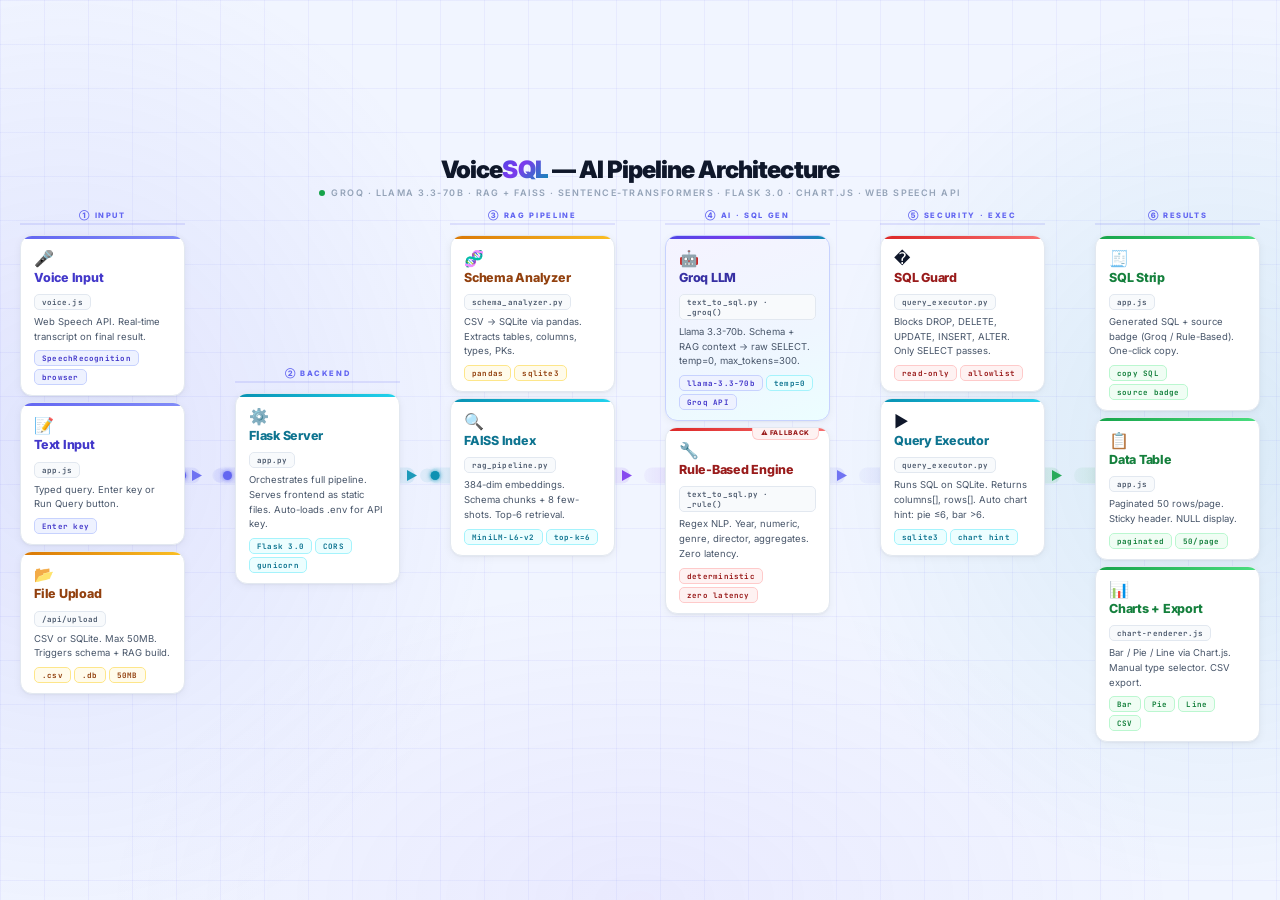
<file: voicesql_architecture.html>
<!DOCTYPE html>
<html lang="en">
<head>
<meta charset="UTF-8"/>
<meta name="viewport" content="width=device-width, initial-scale=1.0"/>
<title>VoiceSQL — Architecture</title>
<link href="https://fonts.googleapis.com/css2?family=Inter:wght@400;500;600;700;800;900&family=JetBrains+Mono:wght@400;500;600&display=swap" rel="stylesheet"/>
<style>
*,*::before,*::after{box-sizing:border-box;margin:0;padding:0}
html,body{width:100%;height:100%;overflow:hidden;background:#f1f5ff;font-family:'Inter',sans-serif;color:#0f172a}

/* ── BACKGROUND ── */
.bg{position:fixed;inset:0;pointer-events:none;
  background:
    radial-gradient(ellipse 50% 80% at 5% 50%,rgba(99,102,241,0.12),transparent 70%),
    radial-gradient(ellipse 45% 70% at 95% 50%,rgba(8,145,178,0.1),transparent 70%),
    radial-gradient(ellipse 60% 50% at 50% 100%,rgba(139,92,246,0.07),transparent 70%)}
.grid{position:fixed;inset:0;pointer-events:none;
  background-image:
    linear-gradient(rgba(99,102,241,0.07) 1px,transparent 1px),
    linear-gradient(90deg,rgba(99,102,241,0.07) 1px,transparent 1px);
  background-size:44px 44px}

/* ── PAGE ── */
.page{position:relative;z-index:1;width:100vw;height:100vh;display:flex;flex-direction:column;align-items:center;justify-content:center;padding:12px 18px;gap:10px}

/* ── HEADER ── */
.hdr{text-align:center;flex-shrink:0}
.hdr h1{font-size:24px;font-weight:900;letter-spacing:-0.04em;margin-bottom:5px;color:#0f172a;line-height:1}
.hdr h1 em{font-style:normal;background:linear-gradient(135deg,#4f46e5 0%,#7c3aed 40%,#0891b2 100%);-webkit-background-clip:text;background-clip:text;-webkit-text-fill-color:transparent}
.hdr p{font-size:9px;color:#94a3b8;letter-spacing:0.16em;text-transform:uppercase;font-weight:600}
.dot{display:inline-block;width:6px;height:6px;border-radius:50%;background:#16a34a;margin-right:6px;vertical-align:middle;animation:blink 2s ease-in-out infinite}

/* ── PIPELINE ── */
.pipeline{display:flex;align-items:stretch;gap:0;width:100%;max-width:1400px;flex-shrink:0}

/* ── STAGE ── */
.stage{display:flex;flex-direction:column;gap:6px;align-items:stretch;flex:1;min-width:0;padding:0 2px}
.stage-lbl{
  font-size:7.5px;font-weight:800;letter-spacing:0.22em;text-transform:uppercase;
  text-align:center;margin-bottom:4px;padding:3px 0;
  color:#6366f1;border-bottom:2px solid rgba(99,102,241,0.15);
}

/* ── CARD ── */
.card{
  background:#ffffff;
  border:1px solid #e2e8f0;
  border-radius:12px;
  padding:11px 13px 10px;
  position:relative;
  box-shadow:0 1px 2px rgba(0,0,0,0.04),0 2px 8px rgba(0,0,0,0.05);
  transition:transform 0.25s cubic-bezier(0.34,1.56,0.64,1),box-shadow 0.25s ease;
  cursor:default;
  overflow:hidden;
}
/* colored top bar */
.card::before{content:'';position:absolute;top:0;left:0;right:0;height:3px;border-radius:12px 12px 0 0}
.c-ind::before{background:linear-gradient(90deg,#6366f1,#818cf8)}
.c-cyn::before{background:linear-gradient(90deg,#0891b2,#22d3ee)}
.c-grn::before{background:linear-gradient(90deg,#16a34a,#4ade80)}
.c-amb::before{background:linear-gradient(90deg,#d97706,#fbbf24)}
.c-red::before{background:linear-gradient(90deg,#dc2626,#f87171)}
.c-llm::before{background:linear-gradient(90deg,#4f46e5,#7c3aed,#0891b2)}

.card:hover{transform:translateY(-4px);box-shadow:0 12px 32px rgba(0,0,0,0.12)}
.c-ind:hover{box-shadow:0 12px 32px rgba(99,102,241,0.2)}
.c-cyn:hover{box-shadow:0 12px 32px rgba(8,145,178,0.2)}
.c-grn:hover{box-shadow:0 12px 32px rgba(22,163,74,0.2)}
.c-amb:hover{box-shadow:0 12px 32px rgba(217,119,6,0.2)}
.c-red:hover{box-shadow:0 12px 32px rgba(220,38,38,0.2)}

.c-llm{
  background:linear-gradient(160deg,#f5f3ff 0%,#eff6ff 60%,#ecfeff 100%);
  border-color:#c7d2fe;
  animation:llmpulse 3s ease-in-out infinite;
}

/* ── CARD CONTENT ── */
.ci{font-size:16px;display:block;margin-bottom:5px;line-height:1;margin-top:3px}
.cn{font-size:12.5px;font-weight:800;line-height:1.15;margin-bottom:4px;letter-spacing:-0.02em}
.cf{
  font-size:7.5px;font-family:'JetBrains Mono',monospace;font-weight:600;
  display:inline-flex;align-items:center;gap:3px;
  padding:2px 7px;border-radius:5px;margin-bottom:5px;
  background:#f8fafc;color:#475569;border:1px solid #e2e8f0;
  letter-spacing:0.01em;
}
.cd{font-size:9.5px;color:#475569;line-height:1.55;font-weight:400}

/* ── CHIPS ── */
.chips{display:flex;flex-wrap:wrap;gap:3px;margin-top:6px}
.chip{
  font-size:7.5px;padding:2px 7px;border-radius:5px;
  font-weight:700;font-family:'JetBrains Mono',monospace;
  letter-spacing:0.03em;border:1px solid transparent;
}

/* ── COLORS ── */
.t-ind{color:#4338ca}.t-cyn{color:#0e7490}.t-grn{color:#15803d}
.t-amb{color:#92400e}.t-red{color:#991b1b}.t-llm{color:#3730a3}

.ch-ind{background:#eef2ff;color:#4338ca;border-color:#c7d2fe}
.ch-cyn{background:#ecfeff;color:#0e7490;border-color:#a5f3fc}
.ch-grn{background:#f0fdf4;color:#15803d;border-color:#bbf7d0}
.ch-amb{background:#fffbeb;color:#92400e;border-color:#fde68a}
.ch-red{background:#fef2f2;color:#991b1b;border-color:#fecaca}

/* ── BADGE ── */
.badge{
  position:absolute;top:-1px;right:10px;
  font-size:6.5px;font-weight:800;letter-spacing:0.1em;text-transform:uppercase;
  padding:2px 8px;border-radius:0 0 6px 6px;
  background:#fef2f2;color:#991b1b;border:1px solid #fecaca;border-top:none;
}

/* ── ARROW ── */
.arr{flex-shrink:0;width:46px;display:flex;align-items:center;justify-content:center;padding:0 2px}
.arr svg{overflow:visible;display:block}

/* ── ANIMATIONS ── */
@keyframes blink{0%,100%{opacity:1;box-shadow:0 0 8px rgba(22,163,74,0.8)}50%{opacity:0.3;box-shadow:none}}
@keyframes llmpulse{
  0%,100%{box-shadow:0 2px 16px rgba(99,102,241,0.15),0 0 0 0 rgba(99,102,241,0)}
  50%{box-shadow:0 8px 32px rgba(99,102,241,0.25),0 0 0 5px rgba(99,102,241,0.06)}
}
@keyframes cardIn{
  from{opacity:0;transform:translateY(18px) scale(0.96)}
  to{opacity:1;transform:translateY(0) scale(1)}
}
@keyframes stageIn{from{opacity:0;transform:translateX(-8px)}to{opacity:1;transform:translateX(0)}}

.stage{animation:stageIn 0.5s cubic-bezier(0.34,1.56,0.64,1) both}
.stage:nth-child(1){animation-delay:.06s}
.stage:nth-child(3){animation-delay:.12s}
.stage:nth-child(5){animation-delay:.18s}
.stage:nth-child(7){animation-delay:.24s}
.stage:nth-child(9){animation-delay:.30s}
.stage:nth-child(11){animation-delay:.36s}

.card{animation:cardIn 0.5s cubic-bezier(0.34,1.56,0.64,1) both}
.stage .card:nth-child(2){animation-delay:.1s}
.stage .card:nth-child(3){animation-delay:.18s}
.stage .card:nth-child(4){animation-delay:.26s}
</style>
</head>
<body>
<div class="bg"></div>
<div class="grid"></div>
<div class="page">

  <div class="hdr">
    <h1>Voice<em>SQL</em> — AI Pipeline Architecture</h1>
    <p><span class="dot"></span>Groq · Llama 3.3-70b · RAG + FAISS · sentence-transformers · Flask 3.0 · Chart.js · Web Speech API</p>
  </div>

  <div class="pipeline">

    <!-- ① INPUT -->
    <div class="stage">
      <div class="stage-lbl">① Input</div>
      <div class="card c-ind">
        <span class="ci">🎤</span>
        <div class="cn t-ind">Voice Input</div>
        <div class="cf">voice.js</div>
        <div class="cd">Web Speech API. Real-time transcript on final result.</div>
        <div class="chips"><span class="chip ch-ind">SpeechRecognition</span><span class="chip ch-ind">browser</span></div>
      </div>
      <div class="card c-ind">
        <span class="ci">📝</span>
        <div class="cn t-ind">Text Input</div>
        <div class="cf">app.js</div>
        <div class="cd">Typed query. Enter key or Run Query button.</div>
        <div class="chips"><span class="chip ch-ind">Enter key</span></div>
      </div>
      <div class="card c-amb">
        <span class="ci">📂</span>
        <div class="cn t-amb">File Upload</div>
        <div class="cf">/api/upload</div>
        <div class="cd">CSV or SQLite. Max 50MB. Triggers schema + RAG build.</div>
        <div class="chips"><span class="chip ch-amb">.csv</span><span class="chip ch-amb">.db</span><span class="chip ch-amb">50MB</span></div>
      </div>
    </div>

    <div class="arr" id="a1"></div>

    <!-- ② FLASK -->
    <div class="stage" style="justify-content:center">
      <div class="stage-lbl">② Backend</div>
      <div class="card c-cyn">
        <span class="ci">⚙️</span>
        <div class="cn t-cyn">Flask Server</div>
        <div class="cf">app.py</div>
        <div class="cd">Orchestrates full pipeline. Serves frontend as static files. Auto-loads .env for API key.</div>
        <div class="chips"><span class="chip ch-cyn">Flask 3.0</span><span class="chip ch-cyn">CORS</span><span class="chip ch-cyn">gunicorn</span></div>
      </div>
    </div>

    <div class="arr" id="a2"></div>

    <!-- ③ RAG -->
    <div class="stage">
      <div class="stage-lbl">③ RAG Pipeline</div>
      <div class="card c-amb">
        <span class="ci">🧬</span>
        <div class="cn t-amb">Schema Analyzer</div>
        <div class="cf">schema_analyzer.py</div>
        <div class="cd">CSV → SQLite via pandas. Extracts tables, columns, types, PKs.</div>
        <div class="chips"><span class="chip ch-amb">pandas</span><span class="chip ch-amb">sqlite3</span></div>
      </div>
      <div class="card c-cyn">
        <span class="ci">🔍</span>
        <div class="cn t-cyn">FAISS Index</div>
        <div class="cf">rag_pipeline.py</div>
        <div class="cd">384-dim embeddings. Schema chunks + 8 few-shots. Top-6 retrieval.</div>
        <div class="chips"><span class="chip ch-cyn">MiniLM-L6-v2</span><span class="chip ch-cyn">top-k=6</span></div>
      </div>
    </div>

    <div class="arr" id="a3"></div>

    <!-- ④ LLM -->
    <div class="stage">
      <div class="stage-lbl">④ AI · SQL Gen</div>
      <div class="card c-llm">
        <span class="ci">🤖</span>
        <div class="cn t-llm">Groq LLM</div>
        <div class="cf">text_to_sql.py · _groq()</div>
        <div class="cd">Llama 3.3-70b. Schema + RAG context → raw SELECT. temp=0, max_tokens=300.</div>
        <div class="chips"><span class="chip ch-ind">llama-3.3-70b</span><span class="chip ch-cyn">temp=0</span><span class="chip ch-ind">Groq API</span></div>
      </div>
      <div class="card c-red">
        <div class="badge">⚠ Fallback</div>
        <span class="ci">🔧</span>
        <div class="cn t-red">Rule-Based Engine</div>
        <div class="cf">text_to_sql.py · _rule()</div>
        <div class="cd">Regex NLP. Year, numeric, genre, director, aggregates. Zero latency.</div>
        <div class="chips"><span class="chip ch-red">deterministic</span><span class="chip ch-red">zero latency</span></div>
      </div>
    </div>

    <div class="arr" id="a4"></div>

    <!-- ⑤ SECURITY + EXEC -->
    <div class="stage">
      <div class="stage-lbl">⑤ Security · Exec</div>
      <div class="card c-red">
        <span class="ci">�</span>
        <div class="cn t-red">SQL Guard</div>
        <div class="cf">query_executor.py</div>
        <div class="cd">Blocks DROP, DELETE, UPDATE, INSERT, ALTER. Only SELECT passes.</div>
        <div class="chips"><span class="chip ch-red">read-only</span><span class="chip ch-red">allowlist</span></div>
      </div>
      <div class="card c-cyn">
        <span class="ci">▶</span>
        <div class="cn t-cyn">Query Executor</div>
        <div class="cf">query_executor.py</div>
        <div class="cd">Runs SQL on SQLite. Returns columns[], rows[]. Auto chart hint: pie ≤6, bar >6.</div>
        <div class="chips"><span class="chip ch-cyn">sqlite3</span><span class="chip ch-cyn">chart hint</span></div>
      </div>
    </div>

    <div class="arr" id="a5"></div>

    <!-- ⑥ RESULTS -->
    <div class="stage">
      <div class="stage-lbl">⑥ Results</div>
      <div class="card c-grn">
        <span class="ci">🧾</span>
        <div class="cn t-grn">SQL Strip</div>
        <div class="cf">app.js</div>
        <div class="cd">Generated SQL + source badge (Groq / Rule-Based). One-click copy.</div>
        <div class="chips"><span class="chip ch-grn">copy SQL</span><span class="chip ch-grn">source badge</span></div>
      </div>
      <div class="card c-grn">
        <span class="ci">📋</span>
        <div class="cn t-grn">Data Table</div>
        <div class="cf">app.js</div>
        <div class="cd">Paginated 50 rows/page. Sticky header. NULL display.</div>
        <div class="chips"><span class="chip ch-grn">paginated</span><span class="chip ch-grn">50/page</span></div>
      </div>
      <div class="card c-grn">
        <span class="ci">📊</span>
        <div class="cn t-grn">Charts + Export</div>
        <div class="cf">chart-renderer.js</div>
        <div class="cd">Bar / Pie / Line via Chart.js. Manual type selector. CSV export.</div>
        <div class="chips"><span class="chip ch-grn">Bar</span><span class="chip ch-grn">Pie</span><span class="chip ch-grn">Line</span><span class="chip ch-grn">CSV</span></div>
      </div>
    </div>

  </div>
</div>

<script>
(function(){
  var CFG=[
    {id:'a1',color:'#6366f1',delay:100},
    {id:'a2',color:'#0891b2',delay:220},
    {id:'a3',color:'#7c3aed',delay:340},
    {id:'a4',color:'#6366f1',delay:460},
    {id:'a5',color:'#16a34a',delay:580},
  ];

  function h2r(h){return parseInt(h.slice(1,3),16)+','+parseInt(h.slice(3,5),16)+','+parseInt(h.slice(5,7),16)}

  function build(cfg){
    var el=document.getElementById(cfg.id);
    if(!el)return;
    var W=el.offsetWidth||46,H=el.offsetHeight||200;
    var cy=H/2,x1=4,x2=W-10,rgb=h2r(cfg.color);

    var svg=document.createElementNS('http://www.w3.org/2000/svg','svg');
    svg.setAttribute('width',W);svg.setAttribute('height',H);
    svg.style.cssText='overflow:visible;display:block';

    var fid='f'+cfg.id,gid='g'+cfg.id,g2='g2'+cfg.id;
    var defs=document.createElementNS('http://www.w3.org/2000/svg','defs');
    defs.innerHTML=
      '<filter id="'+fid+'" x="-60%" y="-60%" width="220%" height="220%">'+
        '<feGaussianBlur stdDeviation="2.5" result="b"/>'+
        '<feMerge><feMergeNode in="b"/><feMergeNode in="SourceGraphic"/></feMerge>'+
      '</filter>'+
      '<linearGradient id="'+gid+'" x1="0%" y1="0%" x2="100%" y2="0%">'+
        '<stop offset="0%" stop-color="rgba('+rgb+',0.15)"/>'+
        '<stop offset="50%" stop-color="rgba('+rgb+',0.55)"/>'+
        '<stop offset="100%" stop-color="rgba('+rgb+',0.85)"/>'+
      '</linearGradient>'+
      '<linearGradient id="'+g2+'" x1="0%" y1="0%" x2="100%" y2="0%">'+
        '<stop offset="0%" stop-color="rgba('+rgb+',0.04)"/>'+
        '<stop offset="100%" stop-color="rgba('+rgb+',0.12)"/>'+
      '</linearGradient>';
    svg.appendChild(defs);

    // subtle background band
    var band=document.createElementNS('http://www.w3.org/2000/svg','rect');
    band.setAttribute('x',x1);band.setAttribute('y',cy-8);
    band.setAttribute('width',x2-x1);band.setAttribute('height',16);
    band.setAttribute('rx','8');band.setAttribute('fill','url(#'+g2+')');
    svg.appendChild(band);

    // main track line
    var track=document.createElementNS('http://www.w3.org/2000/svg','line');
    track.setAttribute('x1',x1);track.setAttribute('y1',cy);
    track.setAttribute('x2',x2);track.setAttribute('y2',cy);
    track.setAttribute('stroke','url(#'+gid+')');
    track.setAttribute('stroke-width','2.5');
    track.setAttribute('stroke-linecap','round');
    svg.appendChild(track);

    // arrowhead
    var tip=x2+2;
    var head=document.createElementNS('http://www.w3.org/2000/svg','polygon');
    head.setAttribute('points',tip+','+cy+' '+(tip-10)+','+(cy-5.5)+' '+(tip-10)+','+(cy+5.5));
    head.setAttribute('fill',cfg.color);
    head.setAttribute('opacity','0.9');
    svg.appendChild(head);

    el.appendChild(svg);

    // smooth traveling dot with soft trail
    function spawnDot(){
      var trail=document.createElementNS('http://www.w3.org/2000/svg','circle');
      var dot=document.createElementNS('http://www.w3.org/2000/svg','circle');
      trail.setAttribute('r','7');trail.setAttribute('fill','rgba('+rgb+',0.15)');
      dot.setAttribute('r','4.5');dot.setAttribute('fill',cfg.color);dot.setAttribute('filter','url(#'+fid+')');
      svg.appendChild(trail);svg.appendChild(dot);
      var frac=0,speed=0.02+Math.random()*0.008;
      (function step(){
        frac+=speed;
        if(frac>=1){
          try{svg.removeChild(dot);svg.removeChild(trail);}catch(e){}
          setTimeout(spawnDot,350+Math.random()*550);
          return;
        }
        var px=x1+(x2-x1)*frac;
        var a=frac<0.1?frac/0.1:frac>0.9?(1-frac)/0.1:1;
        dot.setAttribute('cx',px);dot.setAttribute('cy',cy);dot.setAttribute('opacity',a);
        trail.setAttribute('cx',px-8);trail.setAttribute('cy',cy);trail.setAttribute('opacity',a*0.5);
        requestAnimationFrame(step);
      })();
    }
    setTimeout(spawnDot,cfg.delay+600);
  }

  window.addEventListener('load',function(){CFG.forEach(build);});
  setTimeout(function(){CFG.forEach(build);},300);
})();
</script>
</body>
</html>
</file>
